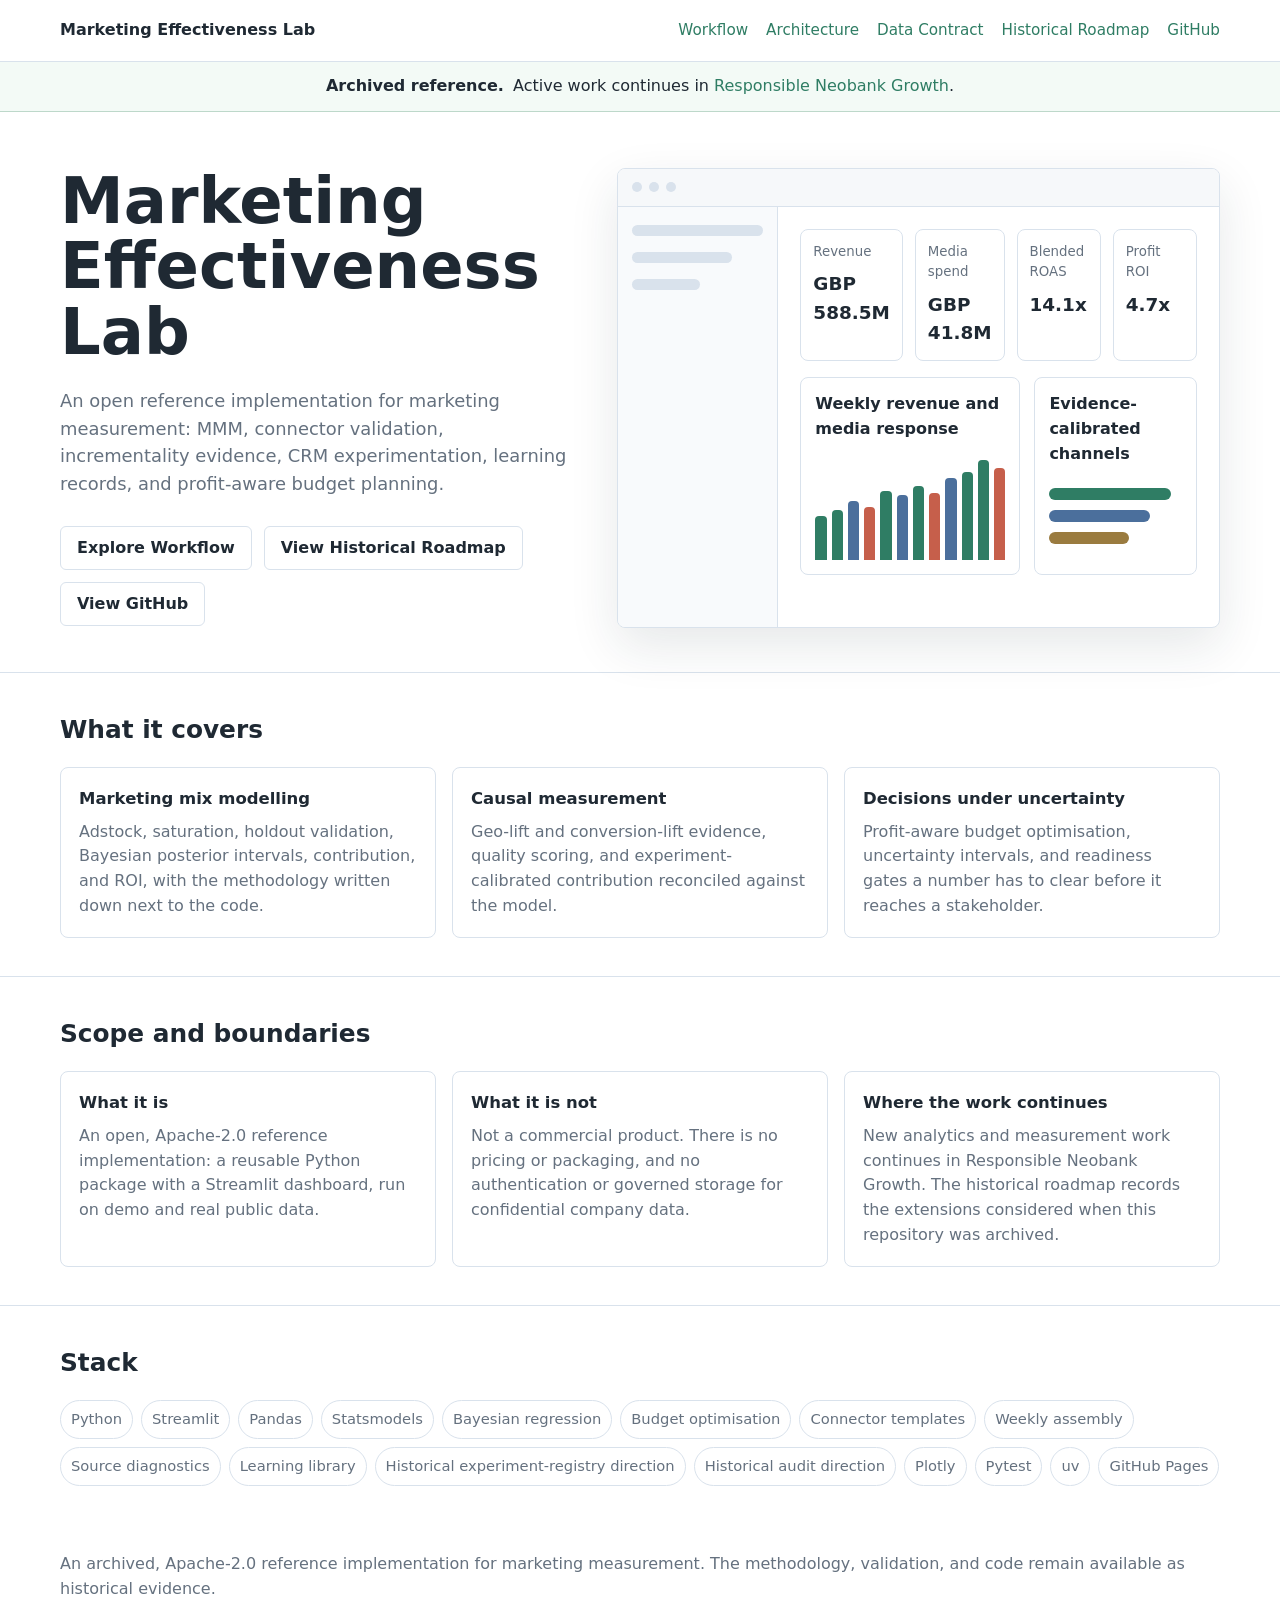
<file: docs/index.html>
<!doctype html>
<html lang="en">
  <head>
    <meta charset="utf-8" />
    <meta name="viewport" content="width=device-width, initial-scale=1" />
    <title>Marketing Effectiveness Lab — archived MMM and measurement reference</title>
    <meta
      name="description"
      content="An archived, Apache-2.0 reference implementation for marketing measurement. Active work continues in Responsible Neobank Growth."
    />
    <link rel="canonical" href="https://rosscyking1115.github.io/marketing-effectiveness-lab/" />
    <meta property="og:type" content="website" />
    <meta property="og:site_name" content="Marketing Effectiveness Lab" />
    <meta property="og:title" content="Marketing Effectiveness Lab — archived MMM and measurement reference" />
    <meta
      property="og:description"
      content="An archived, Apache-2.0 reference implementation for marketing measurement. Active work continues in Responsible Neobank Growth."
    />
    <meta property="og:url" content="https://rosscyking1115.github.io/marketing-effectiveness-lab/" />
    <meta name="twitter:card" content="summary" />
    <meta name="twitter:title" content="Marketing Effectiveness Lab — archived MMM and measurement reference" />
    <meta
      name="twitter:description"
      content="An archived, Apache-2.0 reference implementation for marketing measurement. Active work continues in Responsible Neobank Growth."
    />
    <script type="application/ld+json">
      {
        "@context": "https://schema.org",
        "@graph": [
          {
            "@type": "WebSite",
            "@id": "https://rosscyking1115.github.io/marketing-effectiveness-lab/#website",
            "url": "https://rosscyking1115.github.io/marketing-effectiveness-lab/",
            "name": "Marketing Effectiveness Lab",
            "description": "An archived, Apache-2.0 reference implementation for marketing measurement. Active work continues in Responsible Neobank Growth.",
            "inLanguage": "en"
          },
          {
            "@type": "Organization",
            "name": "Marketing Effectiveness Lab",
            "url": "https://rosscyking1115.github.io/marketing-effectiveness-lab/"
          }
        ]
      }
    </script>
    <style>
      :root {
        --ink: #1f2933;
        --muted: #65717f;
        --line: #d9e2ec;
        --bg: #f6f8fa;
        --green: #2f7d64;
        --blue: #4b6f9c;
        --coral: #c65f4b;
        --gold: #9a7b3f;
        --white: #ffffff;
      }

      * {
        box-sizing: border-box;
      }

      body {
        margin: 0;
        background: var(--white);
        color: var(--ink);
        font-family:
          Inter, ui-sans-serif, system-ui, -apple-system, BlinkMacSystemFont, "Segoe UI", sans-serif;
        line-height: 1.55;
      }

      a {
        color: var(--green);
        text-decoration: none;
      }

      a:hover {
        text-decoration: underline;
      }

      a:focus-visible,
      .button:focus-visible {
        outline: 2px solid var(--green);
        outline-offset: 2px;
        border-radius: 4px;
      }

      .shell {
        width: min(1160px, calc(100% - 40px));
        margin: 0 auto;
      }

      header {
        border-bottom: 1px solid var(--line);
      }

      .archive-banner {
        padding: 12px 20px;
        border-bottom: 1px solid #bdd8ca;
        background: #f3faf6;
        color: var(--ink);
        text-align: center;
      }

      .archive-banner strong {
        margin-right: 4px;
      }

      nav {
        display: flex;
        align-items: center;
        justify-content: space-between;
        gap: 16px;
        padding: 18px 0;
      }

      .brand {
        font-weight: 760;
        letter-spacing: 0;
      }

      .nav-links {
        display: flex;
        gap: 18px;
        flex-wrap: wrap;
        font-size: 0.95rem;
      }

      .hero {
        display: grid;
        grid-template-columns: minmax(0, 0.92fr) minmax(420px, 1.08fr);
        gap: 44px;
        align-items: center;
        padding: 56px 0 44px;
      }

      h1 {
        margin: 0;
        font-size: clamp(2.3rem, 5vw, 4.6rem);
        line-height: 1.02;
        letter-spacing: 0;
      }

      .lead {
        margin: 22px 0 0;
        max-width: 680px;
        color: var(--muted);
        font-size: 1.12rem;
      }

      .actions {
        display: flex;
        flex-wrap: wrap;
        gap: 12px;
        margin-top: 28px;
      }

      .button {
        display: inline-flex;
        align-items: center;
        justify-content: center;
        min-height: 44px;
        padding: 0 16px;
        border: 1px solid var(--line);
        border-radius: 6px;
        font-weight: 700;
      }

      .button.primary {
        background: var(--green);
        border-color: var(--green);
        color: var(--white);
      }

      .button.secondary {
        background: var(--white);
        color: var(--ink);
      }

      .dashboard {
        border: 1px solid var(--line);
        border-radius: 8px;
        overflow: hidden;
        background: var(--white);
        box-shadow: 0 18px 50px rgba(31, 41, 51, 0.11);
      }

      .dashboard-bar {
        display: flex;
        gap: 7px;
        align-items: center;
        height: 38px;
        padding: 0 14px;
        background: var(--bg);
        border-bottom: 1px solid var(--line);
      }

      .dot {
        width: 10px;
        height: 10px;
        border-radius: 999px;
        background: var(--line);
      }

      .dashboard-body {
        display: grid;
        grid-template-columns: 160px minmax(0, 1fr);
        min-height: 420px;
      }

      .sidebar {
        border-right: 1px solid var(--line);
        background: #f8fafc;
        padding: 18px 14px;
      }

      .side-label {
        height: 11px;
        margin-bottom: 16px;
        border-radius: 99px;
        background: var(--line);
      }

      .side-label:nth-child(2) {
        width: 76%;
      }

      .side-label:nth-child(3) {
        width: 52%;
      }

      .main-preview {
        padding: 22px;
      }

      .metric-row {
        display: grid;
        grid-template-columns: repeat(4, 1fr);
        gap: 12px;
      }

      .metric {
        min-height: 76px;
        border: 1px solid var(--line);
        border-radius: 8px;
        padding: 12px;
      }

      .metric small {
        display: block;
        color: var(--muted);
      }

      .metric strong {
        display: block;
        margin-top: 8px;
        font-size: 1.15rem;
      }

      .chart-grid {
        display: grid;
        grid-template-columns: 1.15fr 0.85fr;
        gap: 14px;
        margin-top: 16px;
      }

      .chart {
        min-height: 156px;
        border: 1px solid var(--line);
        border-radius: 8px;
        padding: 14px;
      }

      .bars {
        display: grid;
        align-items: end;
        grid-template-columns: repeat(12, 1fr);
        gap: 5px;
        height: 104px;
        margin-top: 14px;
      }

      .bar {
        border-radius: 4px 4px 0 0;
        background: var(--green);
      }

      .bar:nth-child(3n) {
        background: var(--blue);
      }

      .bar:nth-child(4n) {
        background: var(--coral);
      }

      .lines {
        display: grid;
        gap: 10px;
        margin-top: 22px;
      }

      .line {
        height: 12px;
        border-radius: 99px;
        background: var(--line);
      }

      .line:nth-child(1) {
        width: 92%;
        background: var(--green);
      }

      .line:nth-child(2) {
        width: 76%;
        background: var(--blue);
      }

      .line:nth-child(3) {
        width: 60%;
        background: var(--gold);
      }

      section {
        padding: 38px 0;
        border-top: 1px solid var(--line);
      }

      h2 {
        margin: 0 0 18px;
        font-size: 1.55rem;
      }

      .grid {
        display: grid;
        grid-template-columns: repeat(3, 1fr);
        gap: 16px;
      }

      .card {
        border: 1px solid var(--line);
        border-radius: 8px;
        padding: 18px;
        background: var(--white);
      }

      .card h3 {
        margin: 0 0 8px;
        font-size: 1.03rem;
      }

      .card p {
        margin: 0;
        color: var(--muted);
      }

      .stack {
        display: flex;
        flex-wrap: wrap;
        gap: 8px;
      }

      .pill {
        border: 1px solid var(--line);
        border-radius: 999px;
        padding: 7px 10px;
        color: var(--muted);
        font-size: 0.92rem;
      }

      footer {
        padding: 28px 0 42px;
        color: var(--muted);
      }

      @media (max-width: 900px) {
        .hero {
          grid-template-columns: 1fr;
        }

        .dashboard-body {
          grid-template-columns: 1fr;
        }

        .sidebar {
          display: none;
        }

        .grid,
        .metric-row,
        .chart-grid {
          grid-template-columns: 1fr;
        }
      }
    </style>
  </head>
  <body>
    <header>
      <nav class="shell" aria-label="Main navigation">
        <div class="brand">Marketing Effectiveness Lab</div>
        <div class="nav-links">
          <a href="case-study.html">Workflow</a>
          <a href="architecture.html">Architecture</a>
          <a href="data-contract.html">Data Contract</a>
          <a href="product-roadmap.html">Historical Roadmap</a>
          <a href="https://github.com/rosscyking1115/marketing-effectiveness-lab">GitHub</a>
        </div>
      </nav>
    </header>
    <div class="archive-banner" role="status">
      <strong>Archived reference.</strong>
      Active work continues in
      <a href="https://github.com/rosscyking1115/responsible-neobank-growth">Responsible Neobank Growth</a>.
    </div>

    <main>
      <div class="shell hero">
        <div>
          <h1>Marketing Effectiveness Lab</h1>
          <p class="lead">
            An open reference implementation for marketing measurement: MMM, connector
            validation, incrementality evidence, CRM experimentation, learning records, and
            profit-aware budget planning.
          </p>
          <div class="actions">
            <a class="button secondary" href="case-study.html">Explore Workflow</a>
            <a class="button secondary" href="product-roadmap.html">View Historical Roadmap</a>
            <a class="button secondary" href="https://github.com/rosscyking1115/marketing-effectiveness-lab">
              View GitHub
            </a>
          </div>
        </div>

        <div class="dashboard" aria-hidden="true">
          <div class="dashboard-bar">
            <span class="dot"></span><span class="dot"></span><span class="dot"></span>
          </div>
          <div class="dashboard-body">
            <aside class="sidebar">
              <div class="side-label"></div>
              <div class="side-label"></div>
              <div class="side-label"></div>
            </aside>
            <div class="main-preview">
              <div class="metric-row">
                <div class="metric"><small>Revenue</small><strong>GBP 588.5M</strong></div>
                <div class="metric"><small>Media spend</small><strong>GBP 41.8M</strong></div>
                <div class="metric"><small>Blended ROAS</small><strong>14.1x</strong></div>
                <div class="metric"><small>Profit ROI</small><strong>4.7x</strong></div>
              </div>
              <div class="chart-grid">
                <div class="chart">
                  <strong>Weekly revenue and media response</strong>
                  <div class="bars">
                    <div class="bar" style="height: 42%"></div>
                    <div class="bar" style="height: 48%"></div>
                    <div class="bar" style="height: 56%"></div>
                    <div class="bar" style="height: 51%"></div>
                    <div class="bar" style="height: 66%"></div>
                    <div class="bar" style="height: 62%"></div>
                    <div class="bar" style="height: 71%"></div>
                    <div class="bar" style="height: 64%"></div>
                    <div class="bar" style="height: 78%"></div>
                    <div class="bar" style="height: 84%"></div>
                    <div class="bar" style="height: 96%"></div>
                    <div class="bar" style="height: 88%"></div>
                  </div>
                </div>
                <div class="chart">
                  <strong>Evidence-calibrated channels</strong>
                  <div class="lines">
                    <div class="line"></div>
                    <div class="line"></div>
                    <div class="line"></div>
                  </div>
                </div>
              </div>
            </div>
          </div>
        </div>
      </div>

      <section>
        <div class="shell">
          <h2>What it covers</h2>
          <div class="grid">
            <article class="card">
              <h3>Marketing mix modelling</h3>
              <p>Adstock, saturation, holdout validation, Bayesian posterior intervals, contribution, and ROI, with the methodology written down next to the code.</p>
            </article>
            <article class="card">
              <h3>Causal measurement</h3>
              <p>Geo-lift and conversion-lift evidence, quality scoring, and experiment-calibrated contribution reconciled against the model.</p>
            </article>
            <article class="card">
              <h3>Decisions under uncertainty</h3>
              <p>Profit-aware budget optimisation, uncertainty intervals, and readiness gates a number has to clear before it reaches a stakeholder.</p>
            </article>
          </div>
        </div>
      </section>

      <section>
        <div class="shell">
          <h2>Scope and boundaries</h2>
          <div class="grid">
            <article class="card">
              <h3>What it is</h3>
              <p>An open, Apache-2.0 reference implementation: a reusable Python package with a Streamlit dashboard, run on demo and real public data.</p>
            </article>
            <article class="card">
              <h3>What it is not</h3>
              <p>Not a commercial product. There is no pricing or packaging, and no authentication or governed storage for confidential company data.</p>
            </article>
            <article class="card">
              <h3>Where the work continues</h3>
              <p>New analytics and measurement work continues in Responsible Neobank Growth. The historical roadmap records the extensions considered when this repository was archived.</p>
            </article>
          </div>
        </div>
      </section>

      <section>
        <div class="shell">
          <h2>Stack</h2>
          <div class="stack">
            <span class="pill">Python</span>
            <span class="pill">Streamlit</span>
            <span class="pill">Pandas</span>
            <span class="pill">Statsmodels</span>
            <span class="pill">Bayesian regression</span>
            <span class="pill">Budget optimisation</span>
            <span class="pill">Connector templates</span>
            <span class="pill">Weekly assembly</span>
            <span class="pill">Source diagnostics</span>
            <span class="pill">Learning library</span>
            <span class="pill">Historical experiment-registry direction</span>
            <span class="pill">Historical audit direction</span>
            <span class="pill">Plotly</span>
            <span class="pill">Pytest</span>
            <span class="pill">uv</span>
            <span class="pill">GitHub Pages</span>
          </div>
        </div>
      </section>
    </main>

    <footer>
      <div class="shell">
        An archived, Apache-2.0 reference implementation for marketing measurement. The methodology,
        validation, and code remain available as historical evidence.
      </div>
    </footer>
  </body>
</html>
</file>
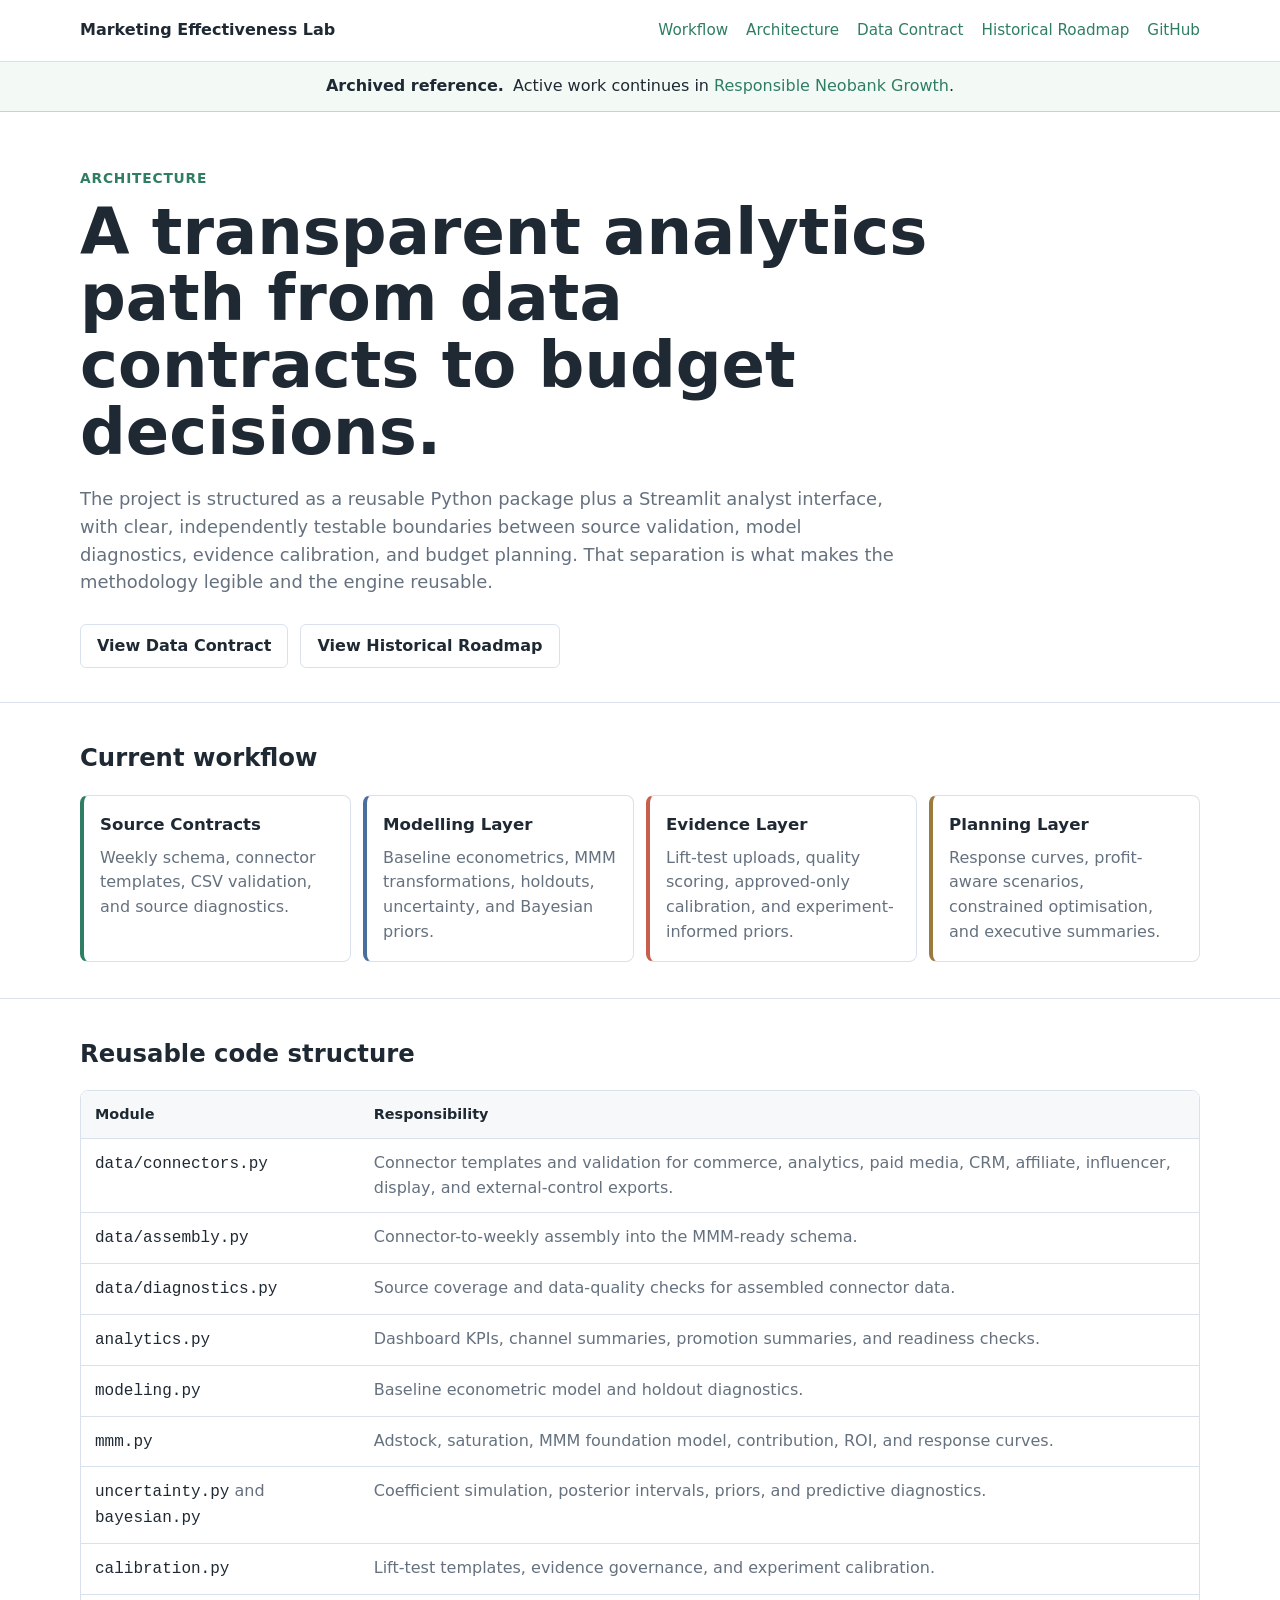
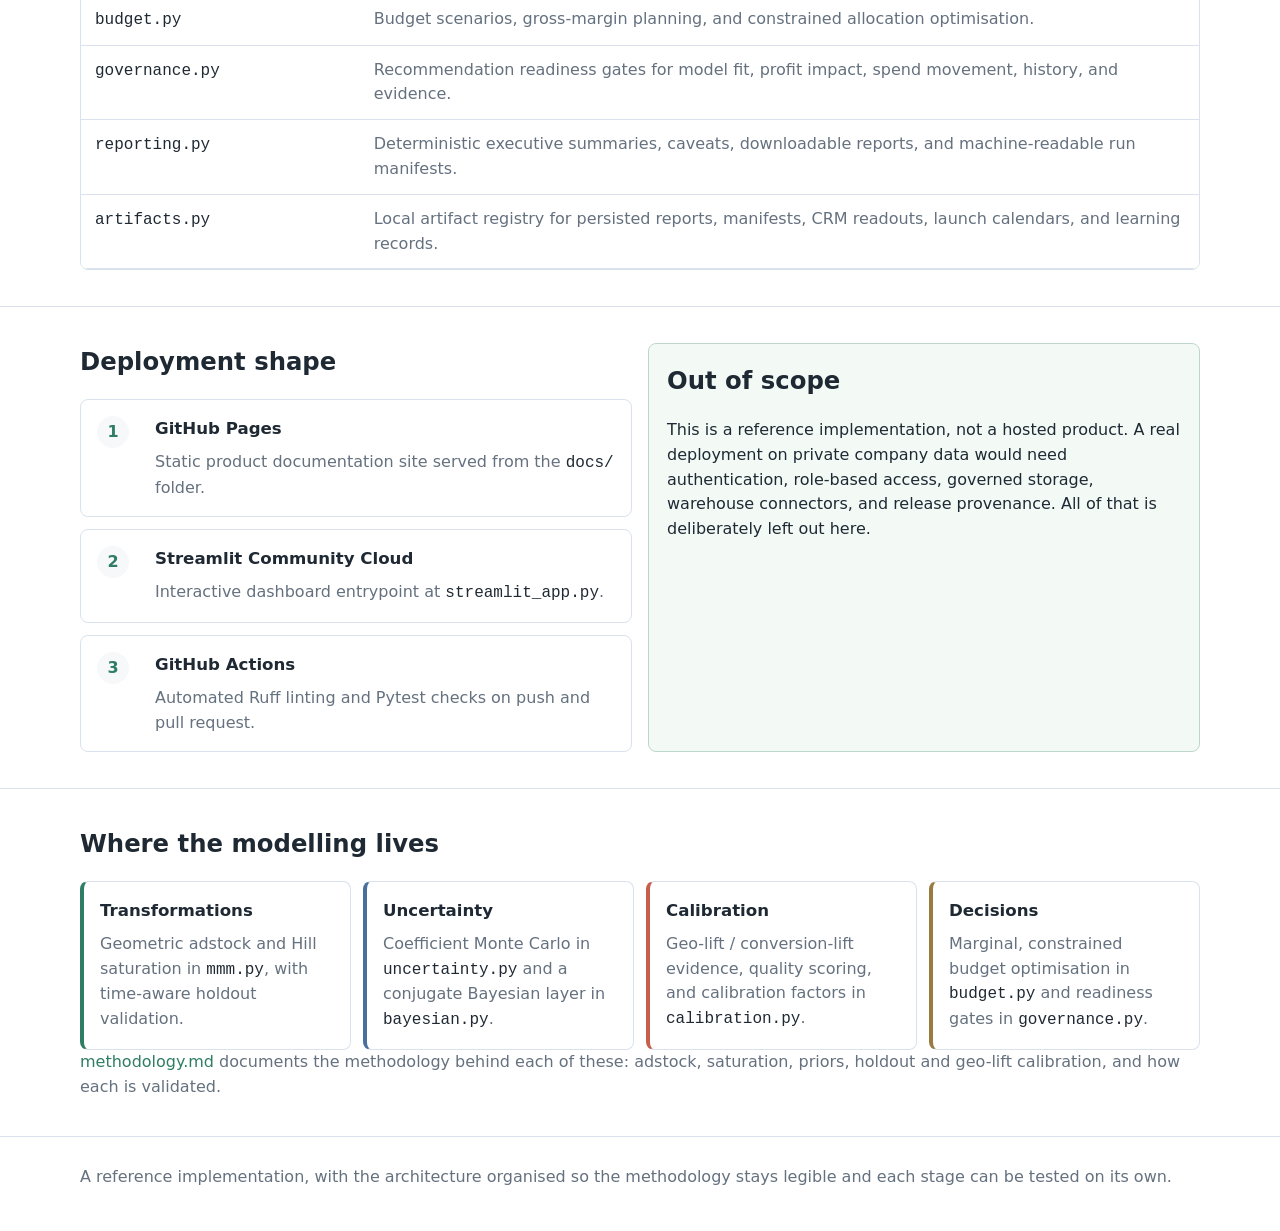
<file: docs/architecture.html>
<!doctype html>
<html lang="en">
  <head>
    <meta charset="utf-8" />
    <meta name="viewport" content="width=device-width, initial-scale=1" />
    <title>Architecture | Marketing Effectiveness Lab</title>
    <meta
      name="description"
      content="Architecture overview for Marketing Effectiveness Lab, an open reference implementation for marketing measurement."
    />
    <link
      rel="canonical"
      href="https://rosscyking1115.github.io/marketing-effectiveness-lab/architecture.html"
    />
    <meta property="og:type" content="article" />
    <meta property="og:site_name" content="Marketing Effectiveness Lab" />
    <meta property="og:title" content="Architecture | Marketing Effectiveness Lab" />
    <meta
      property="og:description"
      content="Architecture overview for Marketing Effectiveness Lab, an open reference implementation for marketing measurement."
    />
    <meta
      property="og:url"
      content="https://rosscyking1115.github.io/marketing-effectiveness-lab/architecture.html"
    />
    <meta name="twitter:card" content="summary" />
    <meta name="twitter:title" content="Architecture | Marketing Effectiveness Lab" />
    <meta
      name="twitter:description"
      content="Architecture overview for Marketing Effectiveness Lab, an open reference implementation for marketing measurement."
    />
    <link rel="stylesheet" href="assets/site-pages.css" />
  </head>
  <body>
    <header>
      <nav class="shell" aria-label="Main navigation">
        <a class="brand" href="index.html">Marketing Effectiveness Lab</a>
        <div class="nav-links">
          <a href="case-study.html">Workflow</a>
          <a href="architecture.html">Architecture</a>
          <a href="data-contract.html">Data Contract</a>
          <a href="product-roadmap.html">Historical Roadmap</a>
          <a href="https://github.com/rosscyking1115/marketing-effectiveness-lab">GitHub</a>
        </div>
      </nav>
    </header>
    <div class="archive-banner" role="status">
      <strong>Archived reference.</strong>
      Active work continues in
      <a href="https://github.com/rosscyking1115/responsible-neobank-growth">Responsible Neobank Growth</a>.
    </div>

    <main>
      <div class="shell page-hero">
        <div class="eyebrow">Architecture</div>
        <h1>A transparent analytics path from data contracts to budget decisions.</h1>
        <p class="lead">
          The project is structured as a reusable Python package plus a Streamlit analyst interface,
          with clear, independently testable boundaries between source validation, model diagnostics,
          evidence calibration, and budget planning. That separation is what makes the methodology
          legible and the engine reusable.
        </p>
        <div class="actions">
          <a class="button" href="data-contract.html">View Data Contract</a>
          <a class="button" href="product-roadmap.html">View Historical Roadmap</a>
        </div>
      </div>

      <section>
        <div class="shell">
          <h2>Current workflow</h2>
          <div class="flow">
            <div class="flow-card">
              <h3>Source Contracts</h3>
              <p class="muted">Weekly schema, connector templates, CSV validation, and source diagnostics.</p>
            </div>
            <div class="flow-card blue">
              <h3>Modelling Layer</h3>
              <p class="muted">Baseline econometrics, MMM transformations, holdouts, uncertainty, and Bayesian priors.</p>
            </div>
            <div class="flow-card coral">
              <h3>Evidence Layer</h3>
              <p class="muted">Lift-test uploads, quality scoring, approved-only calibration, and experiment-informed priors.</p>
            </div>
            <div class="flow-card gold">
              <h3>Planning Layer</h3>
              <p class="muted">Response curves, profit-aware scenarios, constrained optimisation, and executive summaries.</p>
            </div>
          </div>
        </div>
      </section>

      <section>
        <div class="shell">
          <h2>Reusable code structure</h2>
          <div class="table-wrap">
            <table>
              <thead>
                <tr>
                  <th>Module</th>
                  <th>Responsibility</th>
                </tr>
              </thead>
              <tbody>
                <tr>
                  <td><code>data/connectors.py</code></td>
                  <td>Connector templates and validation for commerce, analytics, paid media, CRM, affiliate, influencer, display, and external-control exports.</td>
                </tr>
                <tr>
                  <td><code>data/assembly.py</code></td>
                  <td>Connector-to-weekly assembly into the MMM-ready schema.</td>
                </tr>
                <tr>
                  <td><code>data/diagnostics.py</code></td>
                  <td>Source coverage and data-quality checks for assembled connector data.</td>
                </tr>
                <tr>
                  <td><code>analytics.py</code></td>
                  <td>Dashboard KPIs, channel summaries, promotion summaries, and readiness checks.</td>
                </tr>
                <tr>
                  <td><code>modeling.py</code></td>
                  <td>Baseline econometric model and holdout diagnostics.</td>
                </tr>
                <tr>
                  <td><code>mmm.py</code></td>
                  <td>Adstock, saturation, MMM foundation model, contribution, ROI, and response curves.</td>
                </tr>
                <tr>
                  <td><code>uncertainty.py</code> and <code>bayesian.py</code></td>
                  <td>Coefficient simulation, posterior intervals, priors, and predictive diagnostics.</td>
                </tr>
                <tr>
                  <td><code>calibration.py</code></td>
                  <td>Lift-test templates, evidence governance, and experiment calibration.</td>
                </tr>
                <tr>
                  <td><code>budget.py</code></td>
                  <td>Budget scenarios, gross-margin planning, and constrained allocation optimisation.</td>
                </tr>
                <tr>
                  <td><code>governance.py</code></td>
                  <td>Recommendation readiness gates for model fit, profit impact, spend movement, history, and evidence.</td>
                </tr>
                <tr>
                  <td><code>reporting.py</code></td>
                  <td>Deterministic executive summaries, caveats, downloadable reports, and machine-readable run manifests.</td>
                </tr>
                <tr>
                  <td><code>artifacts.py</code></td>
                  <td>Local artifact registry for persisted reports, manifests, CRM readouts, launch calendars, and learning records.</td>
                </tr>
              </tbody>
            </table>
          </div>
        </div>
      </section>

      <section>
        <div class="shell grid two">
          <div>
            <h2>Deployment shape</h2>
            <div class="timeline">
              <div class="step">
                <div>
                  <h3>GitHub Pages</h3>
                  <p class="muted">Static product documentation site served from the <code>docs/</code> folder.</p>
                </div>
              </div>
              <div class="step">
                <div>
                  <h3>Streamlit Community Cloud</h3>
                  <p class="muted">Interactive dashboard entrypoint at <code>streamlit_app.py</code>.</p>
                </div>
              </div>
              <div class="step">
                <div>
                  <h3>GitHub Actions</h3>
                  <p class="muted">Automated Ruff linting and Pytest checks on push and pull request.</p>
                </div>
              </div>
            </div>
          </div>
          <div class="callout">
            <h2>Out of scope</h2>
            <p>
              This is a reference implementation, not a hosted product. A real deployment on
              private company data would need authentication, role-based access, governed storage,
              warehouse connectors, and release provenance. All of that is deliberately left out
              here.
            </p>
          </div>
        </div>
      </section>

      <section>
        <div class="shell">
          <h2>Where the modelling lives</h2>
          <div class="flow">
            <div class="flow-card">
              <h3>Transformations</h3>
              <p class="muted">Geometric adstock and Hill saturation in <code>mmm.py</code>, with time-aware holdout validation.</p>
            </div>
            <div class="flow-card blue">
              <h3>Uncertainty</h3>
              <p class="muted">Coefficient Monte Carlo in <code>uncertainty.py</code> and a conjugate Bayesian layer in <code>bayesian.py</code>.</p>
            </div>
            <div class="flow-card coral">
              <h3>Calibration</h3>
              <p class="muted">Geo-lift / conversion-lift evidence, quality scoring, and calibration factors in <code>calibration.py</code>.</p>
            </div>
            <div class="flow-card gold">
              <h3>Decisions</h3>
              <p class="muted">Marginal, constrained budget optimisation in <code>budget.py</code> and readiness gates in <code>governance.py</code>.</p>
            </div>
          </div>
          <p class="muted">
            <a href="https://github.com/rosscyking1115/marketing-effectiveness-lab/blob/main/docs/methodology.md">methodology.md</a>
            documents the methodology behind each of these: adstock, saturation, priors, holdout
            and geo-lift calibration, and how each is validated.
          </p>
        </div>
      </section>
    </main>

    <footer>
      <div class="shell">A reference implementation, with the architecture organised so the methodology stays legible and each stage can be tested on its own.</div>
    </footer>
  </body>
</html>
</file>
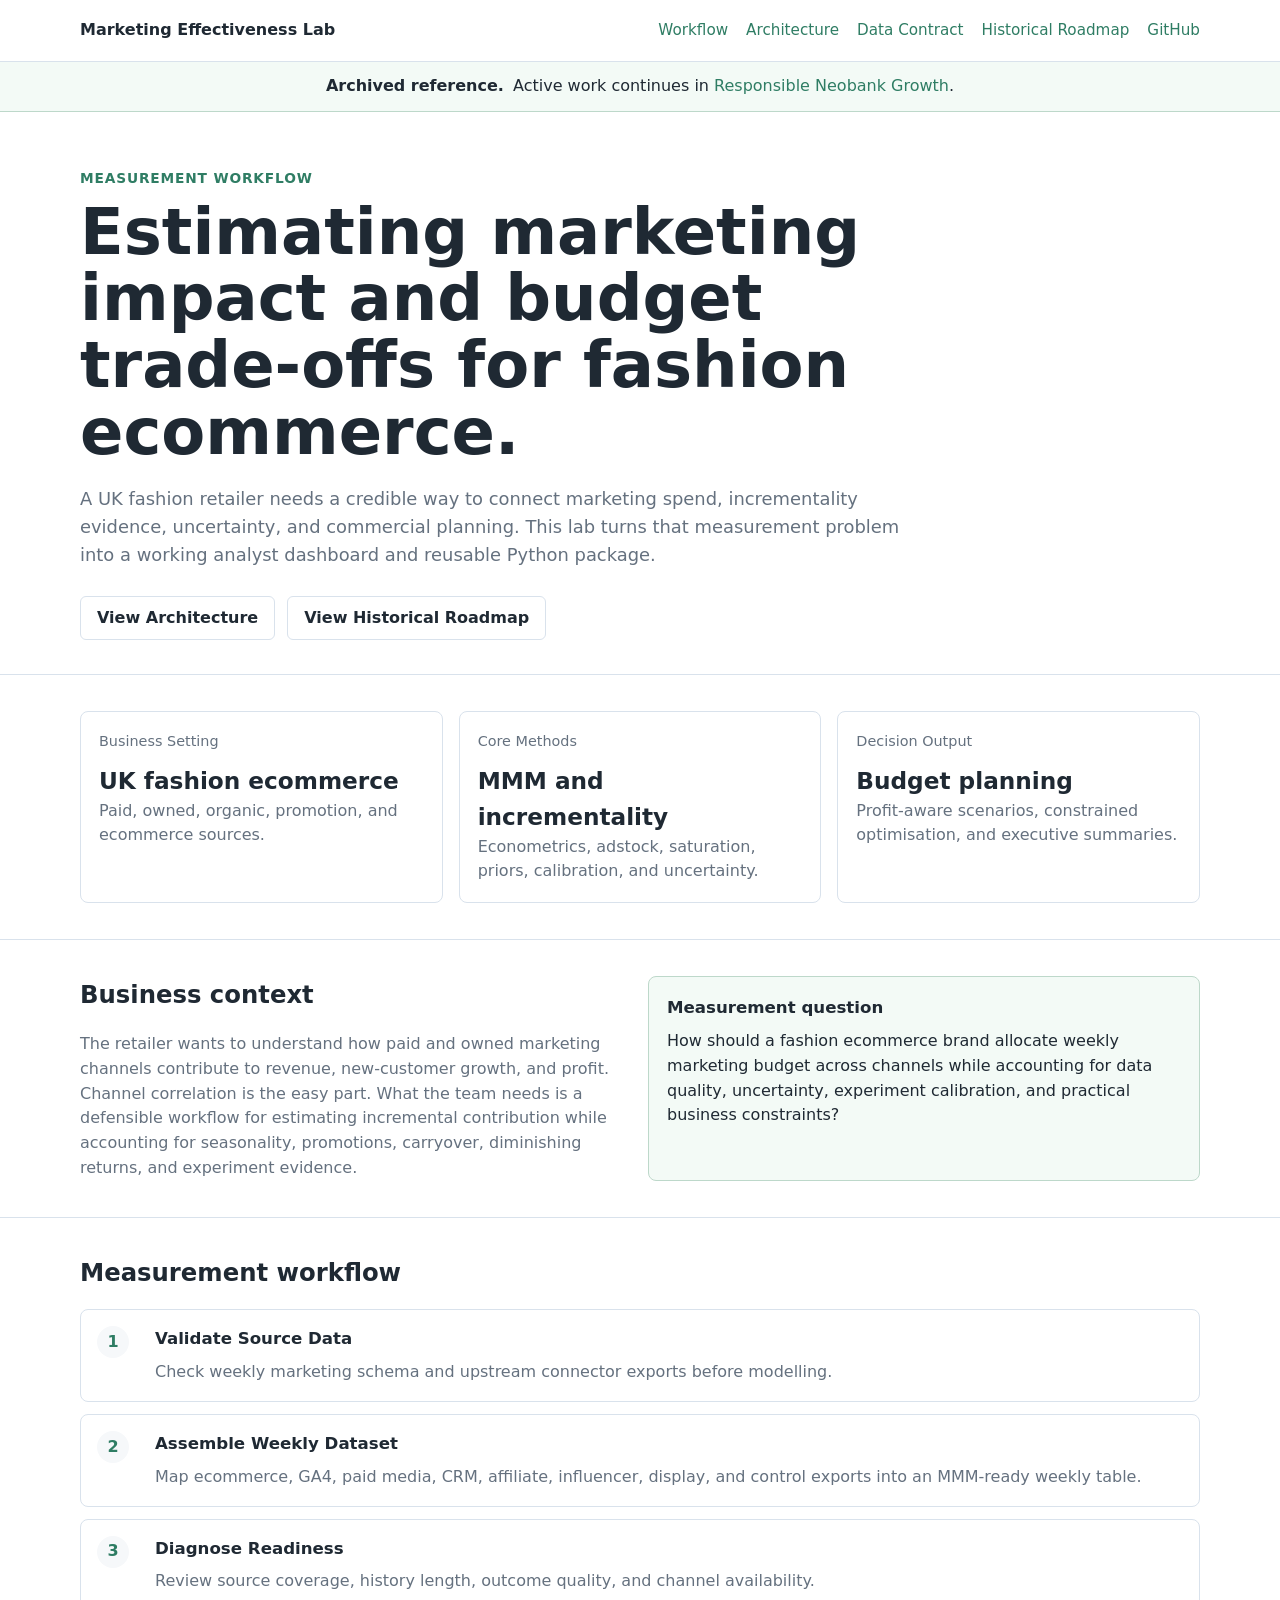
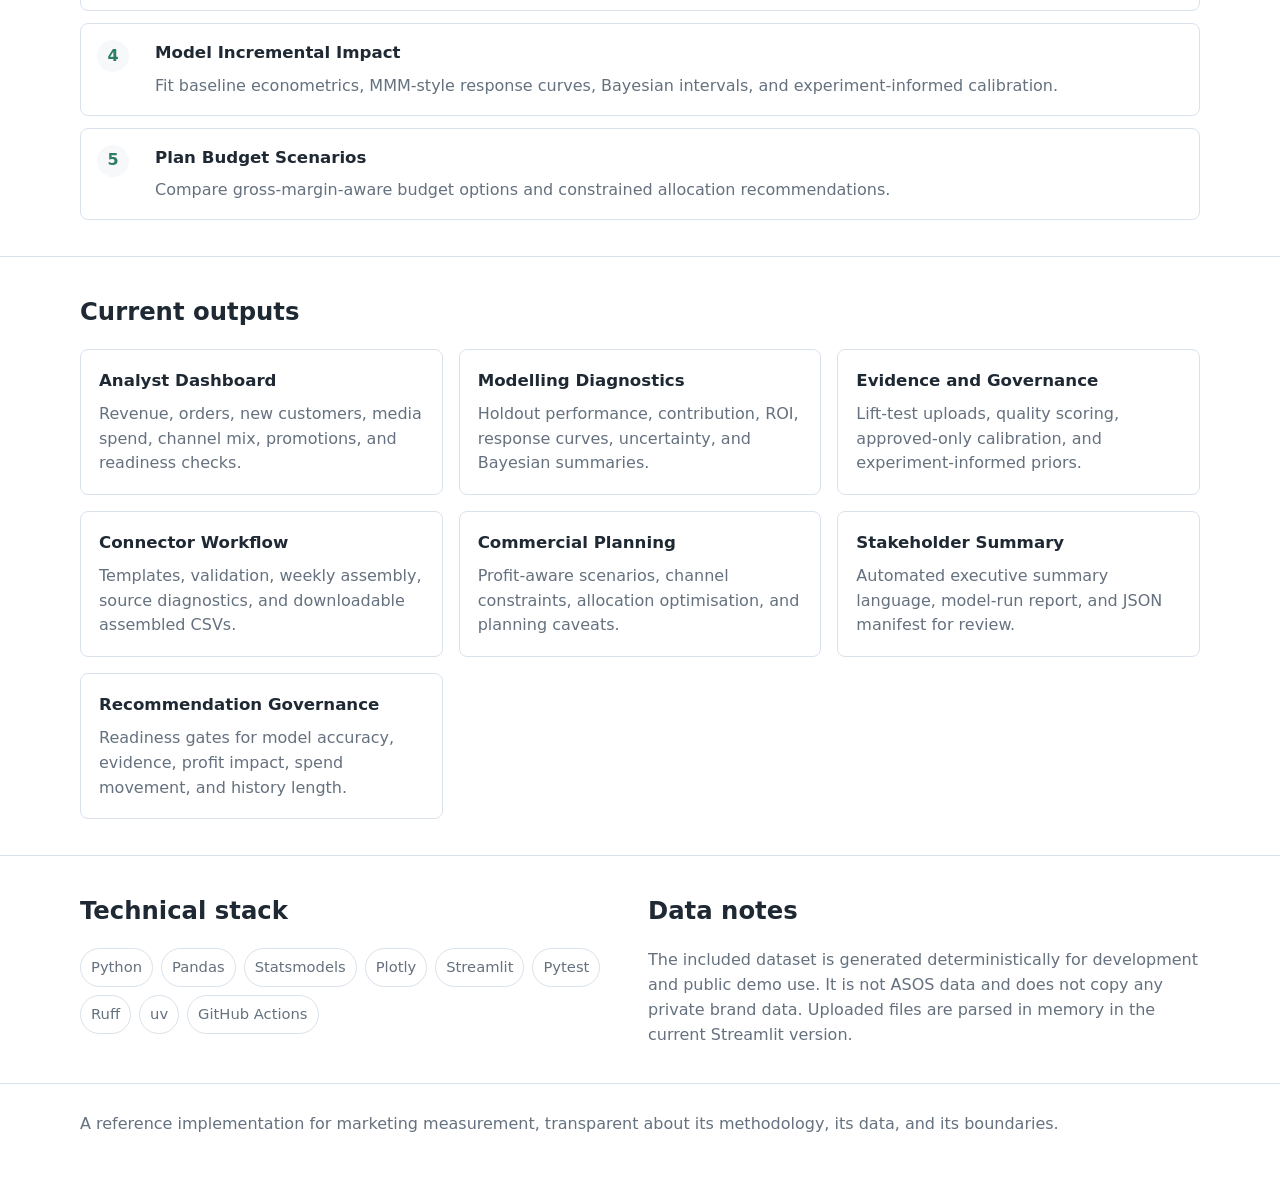
<file: docs/case-study.html>
<!doctype html>
<html lang="en">
  <head>
    <meta charset="utf-8" />
    <meta name="viewport" content="width=device-width, initial-scale=1" />
    <title>Case Study | Marketing Effectiveness Lab</title>
    <meta
      name="description"
      content="Measurement workflow for an open marketing-effectiveness and MMM reference implementation in UK fashion ecommerce."
    />
    <link
      rel="canonical"
      href="https://rosscyking1115.github.io/marketing-effectiveness-lab/case-study.html"
    />
    <meta property="og:type" content="article" />
    <meta property="og:site_name" content="Marketing Effectiveness Lab" />
    <meta property="og:title" content="Case Study | Marketing Effectiveness Lab" />
    <meta
      property="og:description"
      content="Measurement workflow for an open marketing-effectiveness and MMM reference implementation in UK fashion ecommerce."
    />
    <meta
      property="og:url"
      content="https://rosscyking1115.github.io/marketing-effectiveness-lab/case-study.html"
    />
    <meta name="twitter:card" content="summary" />
    <meta name="twitter:title" content="Case Study | Marketing Effectiveness Lab" />
    <meta
      name="twitter:description"
      content="Measurement workflow for an open marketing-effectiveness and MMM reference implementation in UK fashion ecommerce."
    />
    <link rel="stylesheet" href="assets/site-pages.css" />
  </head>
  <body>
    <header>
      <nav class="shell" aria-label="Main navigation">
        <a class="brand" href="index.html">Marketing Effectiveness Lab</a>
        <div class="nav-links">
          <a href="case-study.html">Workflow</a>
          <a href="architecture.html">Architecture</a>
          <a href="data-contract.html">Data Contract</a>
          <a href="product-roadmap.html">Historical Roadmap</a>
          <a href="https://github.com/rosscyking1115/marketing-effectiveness-lab">GitHub</a>
        </div>
      </nav>
    </header>
    <div class="archive-banner" role="status">
      <strong>Archived reference.</strong>
      Active work continues in
      <a href="https://github.com/rosscyking1115/responsible-neobank-growth">Responsible Neobank Growth</a>.
    </div>

    <main>
      <div class="shell page-hero">
        <div class="eyebrow">Measurement workflow</div>
        <h1>Estimating marketing impact and budget trade-offs for fashion ecommerce.</h1>
        <p class="lead">
          A UK fashion retailer needs a credible way to connect marketing spend, incrementality
          evidence, uncertainty, and commercial planning. This lab turns that measurement problem
          into a working analyst dashboard and reusable Python package.
        </p>
        <div class="actions">
          <a class="button" href="architecture.html">View Architecture</a>
          <a class="button" href="product-roadmap.html">View Historical Roadmap</a>
        </div>
      </div>

      <section>
        <div class="shell grid">
          <article class="card metric">
            <small>Business Setting</small>
            <strong>UK fashion ecommerce</strong>
            <p>Paid, owned, organic, promotion, and ecommerce sources.</p>
          </article>
          <article class="card metric">
            <small>Core Methods</small>
            <strong>MMM and incrementality</strong>
            <p>Econometrics, adstock, saturation, priors, calibration, and uncertainty.</p>
          </article>
          <article class="card metric">
            <small>Decision Output</small>
            <strong>Budget planning</strong>
            <p>Profit-aware scenarios, constrained optimisation, and executive summaries.</p>
          </article>
        </div>
      </section>

      <section>
        <div class="shell grid two">
          <div>
            <h2>Business context</h2>
            <p class="muted">
              The retailer wants to understand how paid and owned marketing channels contribute to
              revenue, new-customer growth, and profit. Channel correlation is the easy part. What
              the team needs is a defensible workflow for estimating incremental contribution while
              accounting for seasonality, promotions, carryover, diminishing returns, and
              experiment evidence.
            </p>
          </div>
          <div class="callout">
            <h3>Measurement question</h3>
            <p>
              How should a fashion ecommerce brand allocate weekly marketing budget across channels
              while accounting for data quality, uncertainty, experiment calibration, and practical
              business constraints?
            </p>
          </div>
        </div>
      </section>

      <section>
        <div class="shell">
          <h2>Measurement workflow</h2>
          <div class="timeline">
            <div class="step">
              <div>
                <h3>Validate Source Data</h3>
                <p class="muted">
                  Check weekly marketing schema and upstream connector exports before modelling.
                </p>
              </div>
            </div>
            <div class="step">
              <div>
                <h3>Assemble Weekly Dataset</h3>
                <p class="muted">
                  Map ecommerce, GA4, paid media, CRM, affiliate, influencer, display, and control exports into an MMM-ready weekly table.
                </p>
              </div>
            </div>
            <div class="step">
              <div>
                <h3>Diagnose Readiness</h3>
                <p class="muted">
                  Review source coverage, history length, outcome quality, and channel availability.
                </p>
              </div>
            </div>
            <div class="step">
              <div>
                <h3>Model Incremental Impact</h3>
                <p class="muted">
                  Fit baseline econometrics, MMM-style response curves, Bayesian intervals, and
                  experiment-informed calibration.
                </p>
              </div>
            </div>
            <div class="step">
              <div>
                <h3>Plan Budget Scenarios</h3>
                <p class="muted">
                  Compare gross-margin-aware budget options and constrained allocation recommendations.
                </p>
              </div>
            </div>
          </div>
        </div>
      </section>

      <section>
        <div class="shell">
          <h2>Current outputs</h2>
          <div class="grid">
            <article class="card">
              <h3>Analyst Dashboard</h3>
              <p>Revenue, orders, new customers, media spend, channel mix, promotions, and readiness checks.</p>
            </article>
            <article class="card">
              <h3>Modelling Diagnostics</h3>
              <p>Holdout performance, contribution, ROI, response curves, uncertainty, and Bayesian summaries.</p>
            </article>
            <article class="card">
              <h3>Evidence and Governance</h3>
              <p>Lift-test uploads, quality scoring, approved-only calibration, and experiment-informed priors.</p>
            </article>
            <article class="card">
              <h3>Connector Workflow</h3>
              <p>Templates, validation, weekly assembly, source diagnostics, and downloadable assembled CSVs.</p>
            </article>
            <article class="card">
              <h3>Commercial Planning</h3>
              <p>Profit-aware scenarios, channel constraints, allocation optimisation, and planning caveats.</p>
            </article>
            <article class="card">
              <h3>Stakeholder Summary</h3>
              <p>Automated executive summary language, model-run report, and JSON manifest for review.</p>
            </article>
            <article class="card">
              <h3>Recommendation Governance</h3>
              <p>Readiness gates for model accuracy, evidence, profit impact, spend movement, and history length.</p>
            </article>
          </div>
        </div>
      </section>

      <section>
        <div class="shell grid two">
          <div>
            <h2>Technical stack</h2>
            <div class="pill-row">
              <span class="pill">Python</span>
              <span class="pill">Pandas</span>
              <span class="pill">Statsmodels</span>
              <span class="pill">Plotly</span>
              <span class="pill">Streamlit</span>
              <span class="pill">Pytest</span>
              <span class="pill">Ruff</span>
              <span class="pill">uv</span>
              <span class="pill">GitHub Actions</span>
            </div>
          </div>
          <div>
            <h2>Data notes</h2>
            <p class="muted">
              The included dataset is generated deterministically for development and public
              demo use. It is not ASOS data and does not copy any private brand data. Uploaded files
              are parsed in memory in the current Streamlit version.
            </p>
          </div>
        </div>
      </section>
    </main>

    <footer>
      <div class="shell">A reference implementation for marketing measurement, transparent about its methodology, its data, and its boundaries.</div>
    </footer>
  </body>
</html>
</file>
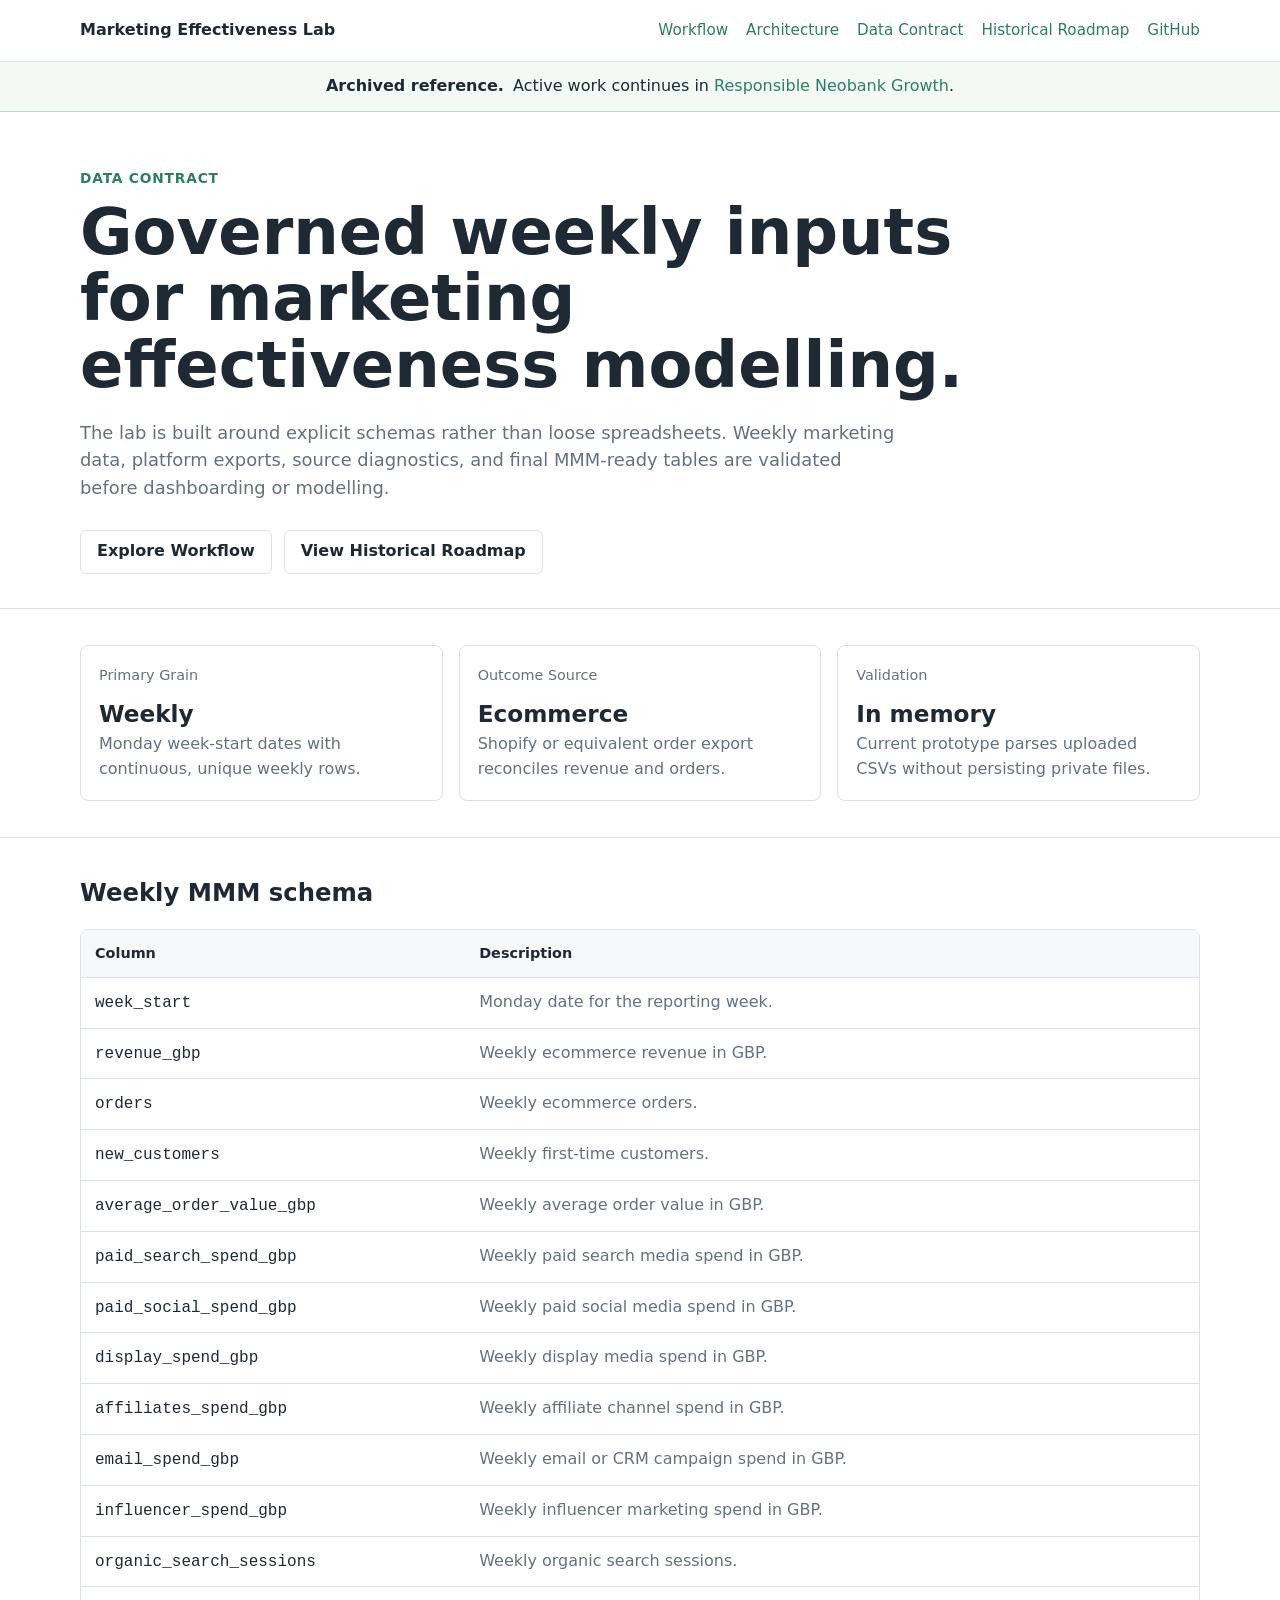
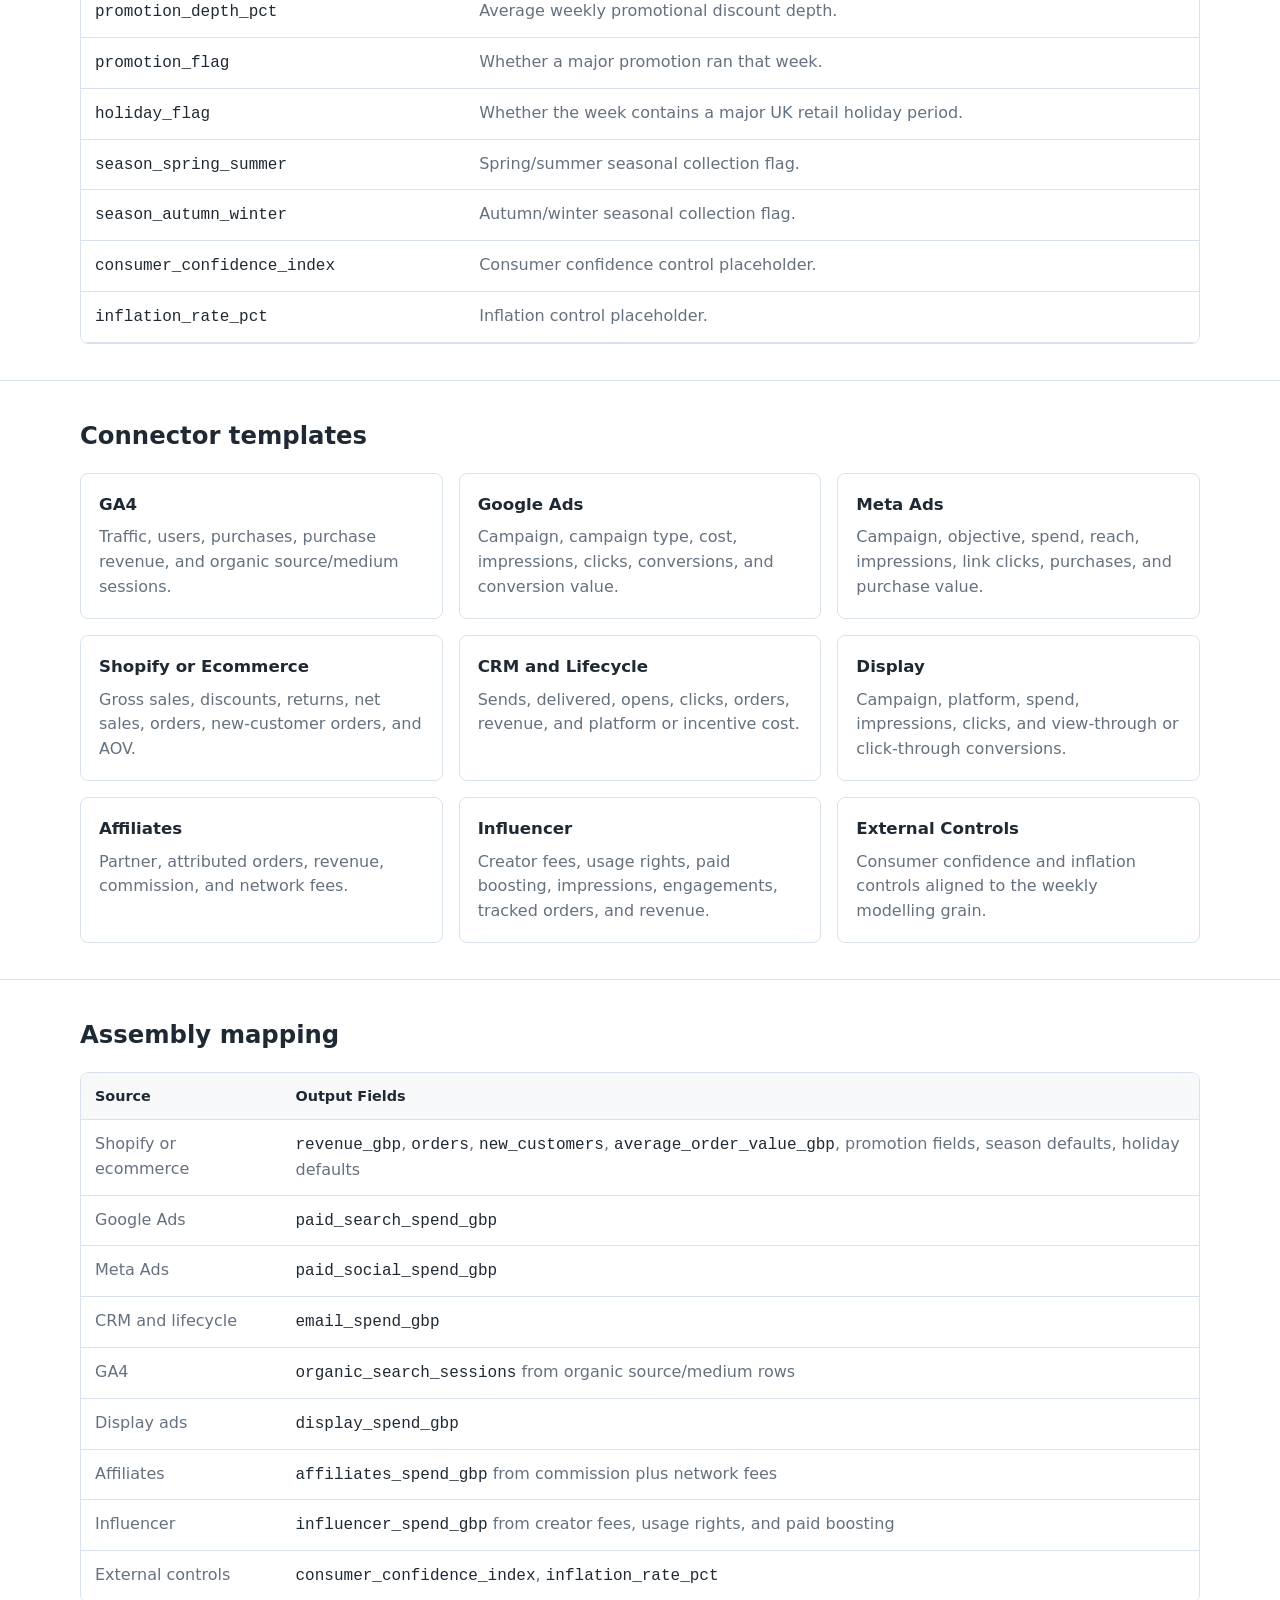
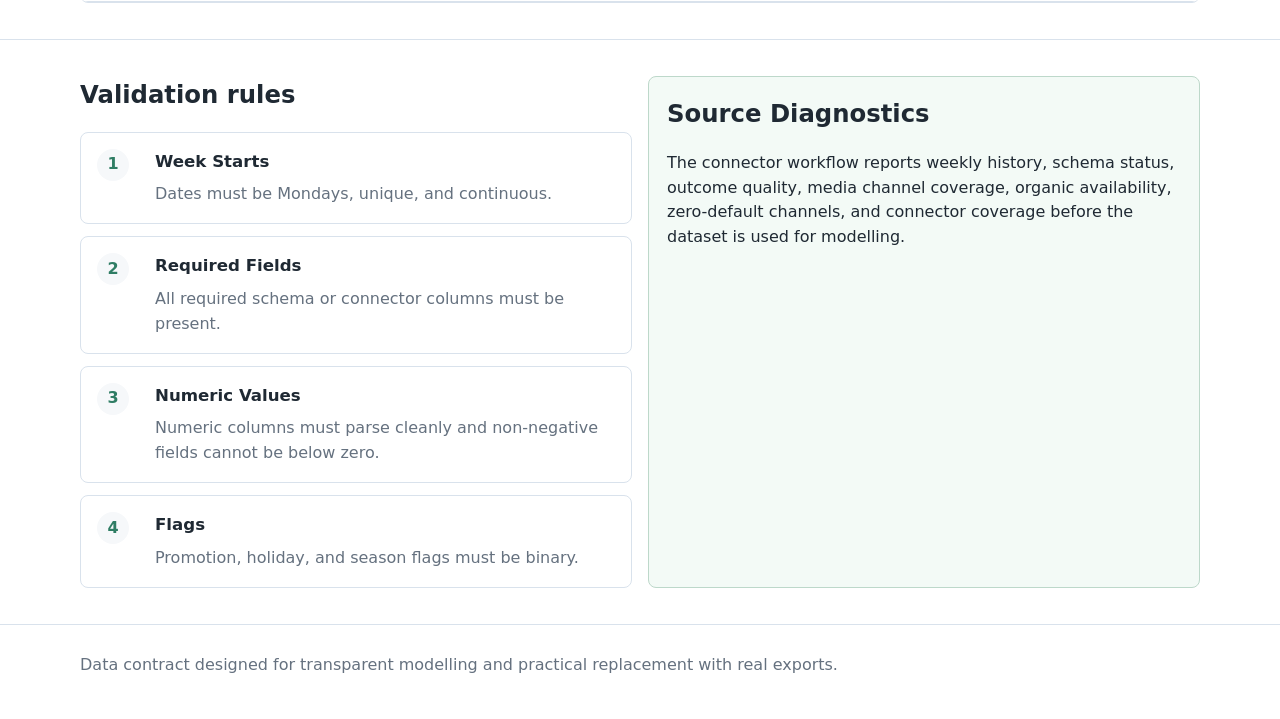
<file: docs/data-contract.html>
<!doctype html>
<html lang="en">
  <head>
    <meta charset="utf-8" />
    <meta name="viewport" content="width=device-width, initial-scale=1" />
    <title>Data Contract | Marketing Effectiveness Lab</title>
    <meta
      name="description"
      content="Data contract, connector templates, and validation rules for the Marketing Effectiveness Lab."
    />
    <link
      rel="canonical"
      href="https://rosscyking1115.github.io/marketing-effectiveness-lab/data-contract.html"
    />
    <meta property="og:type" content="article" />
    <meta property="og:site_name" content="Marketing Effectiveness Lab" />
    <meta property="og:title" content="Data Contract | Marketing Effectiveness Lab" />
    <meta
      property="og:description"
      content="Data contract, connector templates, and validation rules for the Marketing Effectiveness Lab."
    />
    <meta
      property="og:url"
      content="https://rosscyking1115.github.io/marketing-effectiveness-lab/data-contract.html"
    />
    <meta name="twitter:card" content="summary" />
    <meta name="twitter:title" content="Data Contract | Marketing Effectiveness Lab" />
    <meta
      name="twitter:description"
      content="Data contract, connector templates, and validation rules for the Marketing Effectiveness Lab."
    />
    <link rel="stylesheet" href="assets/site-pages.css" />
  </head>
  <body>
    <header>
      <nav class="shell" aria-label="Main navigation">
        <a class="brand" href="index.html">Marketing Effectiveness Lab</a>
        <div class="nav-links">
          <a href="case-study.html">Workflow</a>
          <a href="architecture.html">Architecture</a>
          <a href="data-contract.html">Data Contract</a>
          <a href="product-roadmap.html">Historical Roadmap</a>
          <a href="https://github.com/rosscyking1115/marketing-effectiveness-lab">GitHub</a>
        </div>
      </nav>
    </header>
    <div class="archive-banner" role="status">
      <strong>Archived reference.</strong>
      Active work continues in
      <a href="https://github.com/rosscyking1115/responsible-neobank-growth">Responsible Neobank Growth</a>.
    </div>

    <main>
      <div class="shell page-hero">
        <div class="eyebrow">Data Contract</div>
        <h1>Governed weekly inputs for marketing effectiveness modelling.</h1>
        <p class="lead">
          The lab is built around explicit schemas rather than loose spreadsheets. Weekly marketing
          data, platform exports, source diagnostics, and final MMM-ready tables are validated before
          dashboarding or modelling.
        </p>
        <div class="actions">
          <a class="button" href="case-study.html">Explore Workflow</a>
          <a class="button" href="product-roadmap.html">View Historical Roadmap</a>
        </div>
      </div>

      <section>
        <div class="shell grid">
          <article class="card metric">
            <small>Primary Grain</small>
            <strong>Weekly</strong>
            <p>Monday week-start dates with continuous, unique weekly rows.</p>
          </article>
          <article class="card metric">
            <small>Outcome Source</small>
            <strong>Ecommerce</strong>
            <p>Shopify or equivalent order export reconciles revenue and orders.</p>
          </article>
          <article class="card metric">
            <small>Validation</small>
            <strong>In memory</strong>
            <p>Current prototype parses uploaded CSVs without persisting private files.</p>
          </article>
        </div>
      </section>

      <section>
        <div class="shell">
          <h2>Weekly MMM schema</h2>
          <div class="table-wrap">
            <table>
              <thead>
                <tr>
                  <th>Column</th>
                  <th>Description</th>
                </tr>
              </thead>
              <tbody>
                <tr><td><code>week_start</code></td><td>Monday date for the reporting week.</td></tr>
                <tr><td><code>revenue_gbp</code></td><td>Weekly ecommerce revenue in GBP.</td></tr>
                <tr><td><code>orders</code></td><td>Weekly ecommerce orders.</td></tr>
                <tr><td><code>new_customers</code></td><td>Weekly first-time customers.</td></tr>
                <tr><td><code>average_order_value_gbp</code></td><td>Weekly average order value in GBP.</td></tr>
                <tr><td><code>paid_search_spend_gbp</code></td><td>Weekly paid search media spend in GBP.</td></tr>
                <tr><td><code>paid_social_spend_gbp</code></td><td>Weekly paid social media spend in GBP.</td></tr>
                <tr><td><code>display_spend_gbp</code></td><td>Weekly display media spend in GBP.</td></tr>
                <tr><td><code>affiliates_spend_gbp</code></td><td>Weekly affiliate channel spend in GBP.</td></tr>
                <tr><td><code>email_spend_gbp</code></td><td>Weekly email or CRM campaign spend in GBP.</td></tr>
                <tr><td><code>influencer_spend_gbp</code></td><td>Weekly influencer marketing spend in GBP.</td></tr>
                <tr><td><code>organic_search_sessions</code></td><td>Weekly organic search sessions.</td></tr>
                <tr><td><code>promotion_depth_pct</code></td><td>Average weekly promotional discount depth.</td></tr>
                <tr><td><code>promotion_flag</code></td><td>Whether a major promotion ran that week.</td></tr>
                <tr><td><code>holiday_flag</code></td><td>Whether the week contains a major UK retail holiday period.</td></tr>
                <tr><td><code>season_spring_summer</code></td><td>Spring/summer seasonal collection flag.</td></tr>
                <tr><td><code>season_autumn_winter</code></td><td>Autumn/winter seasonal collection flag.</td></tr>
                <tr><td><code>consumer_confidence_index</code></td><td>Consumer confidence control placeholder.</td></tr>
                <tr><td><code>inflation_rate_pct</code></td><td>Inflation control placeholder.</td></tr>
              </tbody>
            </table>
          </div>
        </div>
      </section>

      <section>
        <div class="shell">
          <h2>Connector templates</h2>
          <div class="grid">
            <article class="card">
              <h3>GA4</h3>
              <p>Traffic, users, purchases, purchase revenue, and organic source/medium sessions.</p>
            </article>
            <article class="card">
              <h3>Google Ads</h3>
              <p>Campaign, campaign type, cost, impressions, clicks, conversions, and conversion value.</p>
            </article>
            <article class="card">
              <h3>Meta Ads</h3>
              <p>Campaign, objective, spend, reach, impressions, link clicks, purchases, and purchase value.</p>
            </article>
            <article class="card">
              <h3>Shopify or Ecommerce</h3>
              <p>Gross sales, discounts, returns, net sales, orders, new-customer orders, and AOV.</p>
            </article>
            <article class="card">
              <h3>CRM and Lifecycle</h3>
              <p>Sends, delivered, opens, clicks, orders, revenue, and platform or incentive cost.</p>
            </article>
            <article class="card">
              <h3>Display</h3>
              <p>Campaign, platform, spend, impressions, clicks, and view-through or click-through conversions.</p>
            </article>
            <article class="card">
              <h3>Affiliates</h3>
              <p>Partner, attributed orders, revenue, commission, and network fees.</p>
            </article>
            <article class="card">
              <h3>Influencer</h3>
              <p>Creator fees, usage rights, paid boosting, impressions, engagements, tracked orders, and revenue.</p>
            </article>
            <article class="card">
              <h3>External Controls</h3>
              <p>Consumer confidence and inflation controls aligned to the weekly modelling grain.</p>
            </article>
          </div>
        </div>
      </section>

      <section>
        <div class="shell">
          <h2>Assembly mapping</h2>
          <div class="table-wrap">
            <table>
              <thead>
                <tr>
                  <th>Source</th>
                  <th>Output Fields</th>
                </tr>
              </thead>
              <tbody>
                <tr>
                  <td>Shopify or ecommerce</td>
                  <td><code>revenue_gbp</code>, <code>orders</code>, <code>new_customers</code>, <code>average_order_value_gbp</code>, promotion fields, season defaults, holiday defaults</td>
                </tr>
                <tr>
                  <td>Google Ads</td>
                  <td><code>paid_search_spend_gbp</code></td>
                </tr>
                <tr>
                  <td>Meta Ads</td>
                  <td><code>paid_social_spend_gbp</code></td>
                </tr>
                <tr>
                  <td>CRM and lifecycle</td>
                  <td><code>email_spend_gbp</code></td>
                </tr>
                <tr>
                  <td>GA4</td>
                  <td><code>organic_search_sessions</code> from organic source/medium rows</td>
                </tr>
                <tr>
                  <td>Display ads</td>
                  <td><code>display_spend_gbp</code></td>
                </tr>
                <tr>
                  <td>Affiliates</td>
                  <td><code>affiliates_spend_gbp</code> from commission plus network fees</td>
                </tr>
                <tr>
                  <td>Influencer</td>
                  <td><code>influencer_spend_gbp</code> from creator fees, usage rights, and paid boosting</td>
                </tr>
                <tr>
                  <td>External controls</td>
                  <td><code>consumer_confidence_index</code>, <code>inflation_rate_pct</code></td>
                </tr>
              </tbody>
            </table>
          </div>
        </div>
      </section>

      <section>
        <div class="shell grid two">
          <div>
            <h2>Validation rules</h2>
            <div class="timeline">
              <div class="step"><div><h3>Week Starts</h3><p class="muted">Dates must be Mondays, unique, and continuous.</p></div></div>
              <div class="step"><div><h3>Required Fields</h3><p class="muted">All required schema or connector columns must be present.</p></div></div>
              <div class="step"><div><h3>Numeric Values</h3><p class="muted">Numeric columns must parse cleanly and non-negative fields cannot be below zero.</p></div></div>
              <div class="step"><div><h3>Flags</h3><p class="muted">Promotion, holiday, and season flags must be binary.</p></div></div>
            </div>
          </div>
          <div class="callout">
            <h2>Source Diagnostics</h2>
            <p>
              The connector workflow reports weekly history, schema status, outcome quality, media
              channel coverage, organic availability, zero-default channels, and connector coverage
              before the dataset is used for modelling.
            </p>
          </div>
        </div>
      </section>
    </main>

    <footer>
      <div class="shell">Data contract designed for transparent modelling and practical replacement with real exports.</div>
    </footer>
  </body>
</html>
</file>
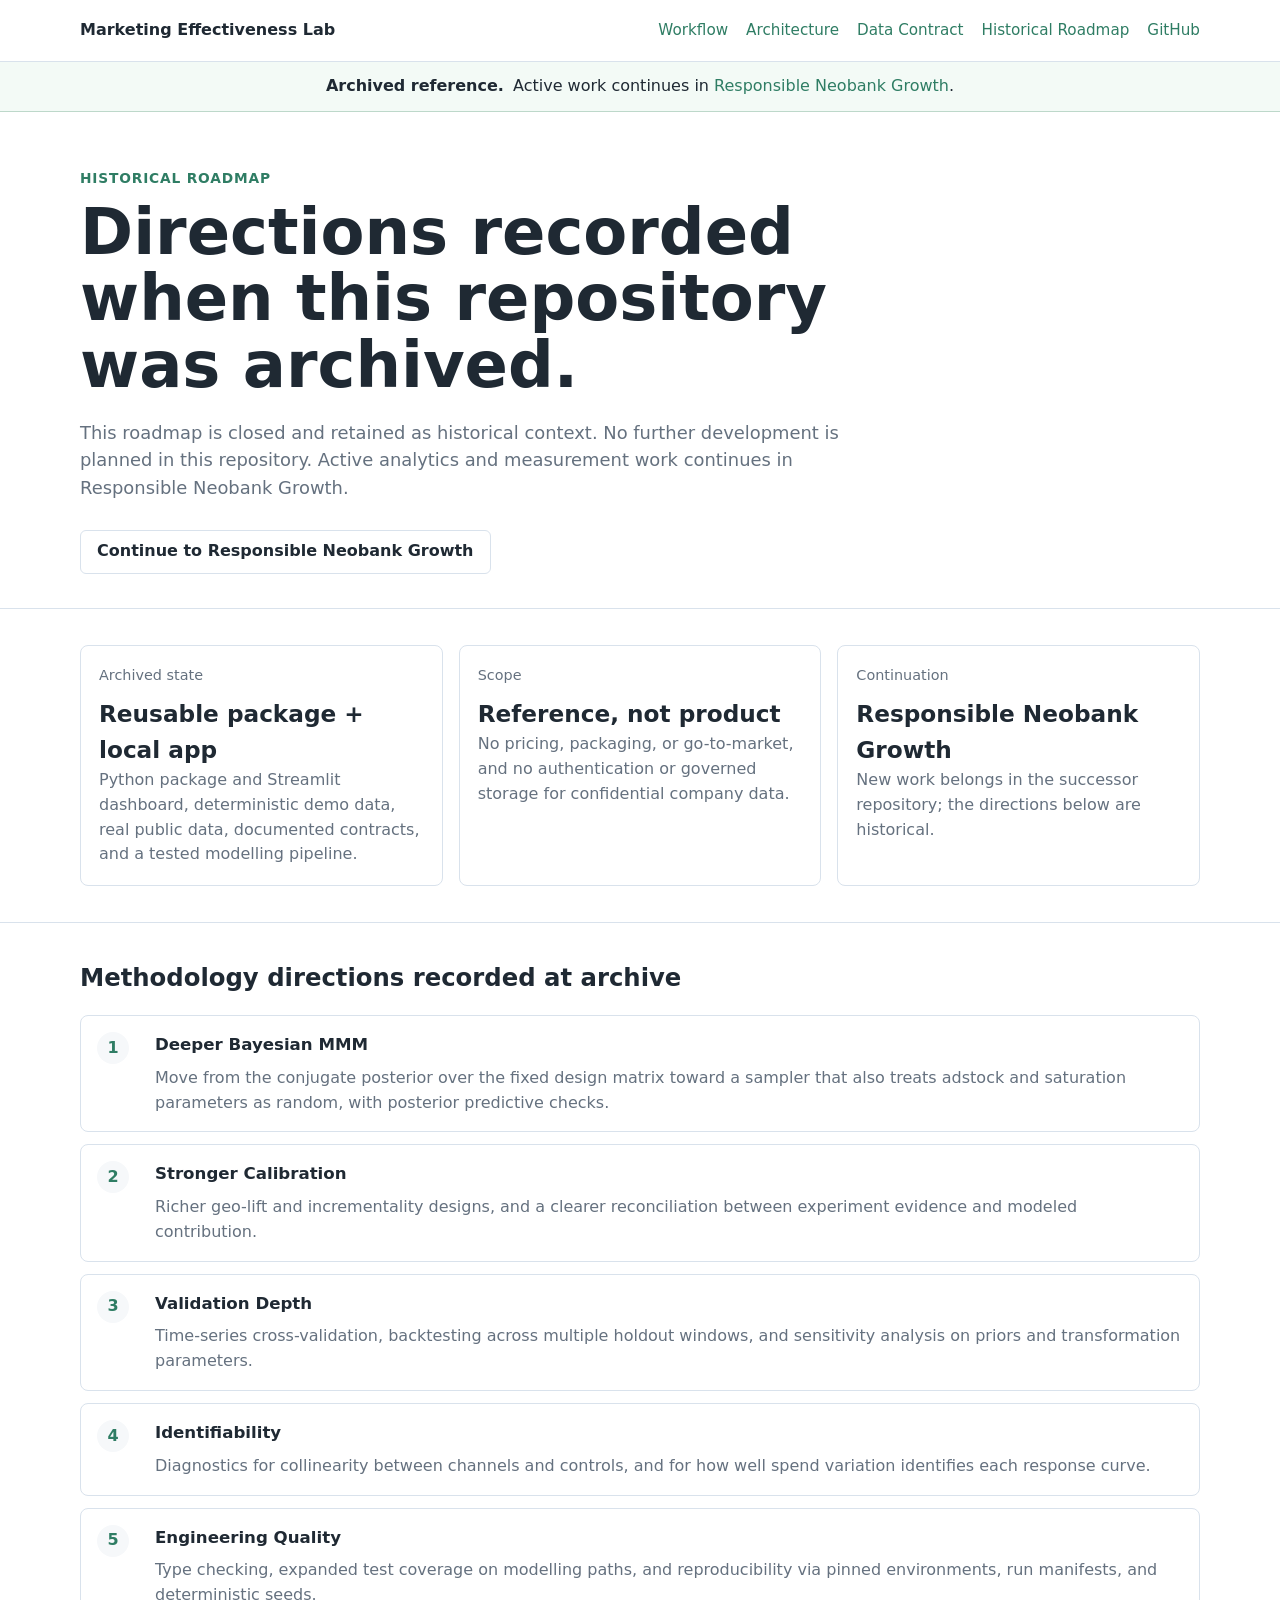
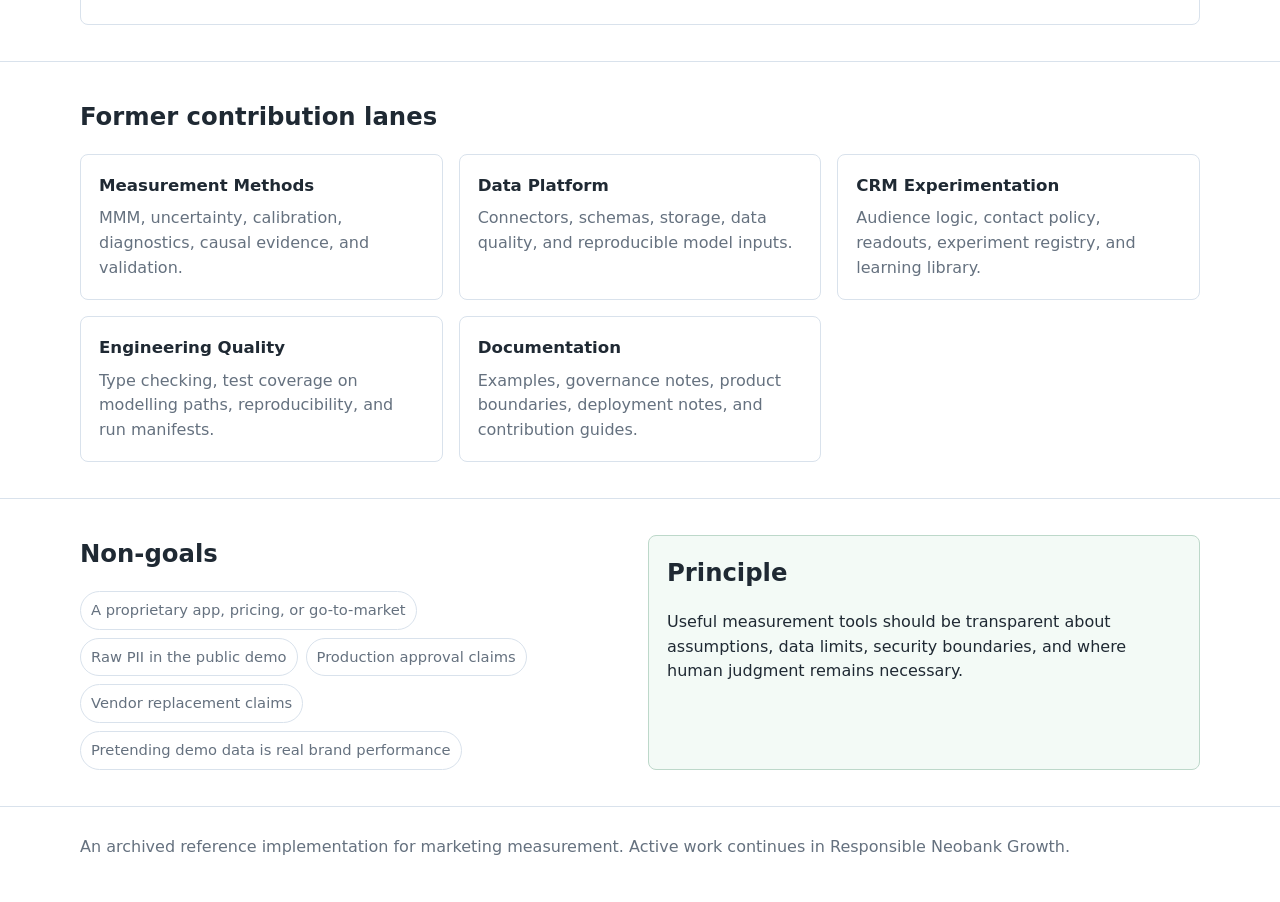
<file: docs/product-roadmap.html>
<!doctype html>
<html lang="en">
  <head>
    <meta charset="utf-8" />
    <meta name="viewport" content="width=device-width, initial-scale=1" />
    <title>Historical Roadmap | Marketing Effectiveness Lab</title>
    <meta
      name="description"
      content="Historical roadmap for the archived Marketing Effectiveness Lab reference implementation. Active work continues in Responsible Neobank Growth."
    />
    <link
      rel="canonical"
      href="https://rosscyking1115.github.io/marketing-effectiveness-lab/product-roadmap.html"
    />
    <meta property="og:type" content="article" />
    <meta property="og:site_name" content="Marketing Effectiveness Lab" />
    <meta property="og:title" content="Historical Roadmap | Marketing Effectiveness Lab" />
    <meta
      property="og:description"
      content="Historical roadmap for the archived Marketing Effectiveness Lab reference implementation. Active work continues in Responsible Neobank Growth."
    />
    <meta
      property="og:url"
      content="https://rosscyking1115.github.io/marketing-effectiveness-lab/product-roadmap.html"
    />
    <meta name="twitter:card" content="summary" />
    <meta name="twitter:title" content="Historical Roadmap | Marketing Effectiveness Lab" />
    <meta
      name="twitter:description"
      content="Historical roadmap for the archived Marketing Effectiveness Lab reference implementation. Active work continues in Responsible Neobank Growth."
    />
    <link rel="stylesheet" href="assets/site-pages.css" />
  </head>
  <body>
    <header>
      <nav class="shell" aria-label="Main navigation">
        <a class="brand" href="index.html">Marketing Effectiveness Lab</a>
        <div class="nav-links">
          <a href="case-study.html">Workflow</a>
          <a href="architecture.html">Architecture</a>
          <a href="data-contract.html">Data Contract</a>
          <a href="product-roadmap.html">Historical Roadmap</a>
          <a href="https://github.com/rosscyking1115/marketing-effectiveness-lab">GitHub</a>
        </div>
      </nav>
    </header>
    <div class="archive-banner" role="status">
      <strong>Archived reference.</strong>
      Active work continues in
      <a href="https://github.com/rosscyking1115/responsible-neobank-growth">Responsible Neobank Growth</a>.
    </div>

    <main>
      <div class="shell page-hero">
        <div class="eyebrow">Historical roadmap</div>
        <h1>Directions recorded when this repository was archived.</h1>
        <p class="lead">
          This roadmap is closed and retained as historical context. No further development is
          planned in this repository. Active analytics and measurement work continues in
          Responsible Neobank Growth.
        </p>
        <div class="actions">
          <a class="button" href="https://github.com/rosscyking1115/responsible-neobank-growth">
            Continue to Responsible Neobank Growth
          </a>
        </div>
      </div>

      <section>
        <div class="shell grid">
          <article class="card metric">
            <small>Archived state</small>
            <strong>Reusable package + local app</strong>
            <p>Python package and Streamlit dashboard, deterministic demo data, real public data, documented contracts, and a tested modelling pipeline.</p>
          </article>
          <article class="card metric">
            <small>Scope</small>
            <strong>Reference, not product</strong>
            <p>No pricing, packaging, or go-to-market, and no authentication or governed storage for confidential company data.</p>
          </article>
          <article class="card metric">
            <small>Continuation</small>
            <strong>Responsible Neobank Growth</strong>
            <p>New work belongs in the successor repository; the directions below are historical.</p>
          </article>
        </div>
      </section>

      <section>
        <div class="shell">
          <h2>Methodology directions recorded at archive</h2>
          <div class="timeline">
            <div class="step">
              <div>
                <h3>Deeper Bayesian MMM</h3>
                <p class="muted">
                  Move from the conjugate posterior over the fixed design matrix toward a sampler
                  that also treats adstock and saturation parameters as random, with posterior
                  predictive checks.
                </p>
              </div>
            </div>
            <div class="step">
              <div>
                <h3>Stronger Calibration</h3>
                <p class="muted">
                  Richer geo-lift and incrementality designs, and a clearer reconciliation between
                  experiment evidence and modeled contribution.
                </p>
              </div>
            </div>
            <div class="step">
              <div>
                <h3>Validation Depth</h3>
                <p class="muted">
                  Time-series cross-validation, backtesting across multiple holdout windows, and
                  sensitivity analysis on priors and transformation parameters.
                </p>
              </div>
            </div>
            <div class="step">
              <div>
                <h3>Identifiability</h3>
                <p class="muted">
                  Diagnostics for collinearity between channels and controls, and for how well
                  spend variation identifies each response curve.
                </p>
              </div>
            </div>
            <div class="step">
              <div>
                <h3>Engineering Quality</h3>
                <p class="muted">
                  Type checking, expanded test coverage on modelling paths, and reproducibility via
                  pinned environments, run manifests, and deterministic seeds.
                </p>
              </div>
            </div>
          </div>
        </div>
      </section>

      <section>
        <div class="shell">
          <h2>Former contribution lanes</h2>
          <div class="grid">
            <article class="card">
              <h3>Measurement Methods</h3>
              <p>MMM, uncertainty, calibration, diagnostics, causal evidence, and validation.</p>
            </article>
            <article class="card">
              <h3>Data Platform</h3>
              <p>Connectors, schemas, storage, data quality, and reproducible model inputs.</p>
            </article>
            <article class="card">
              <h3>CRM Experimentation</h3>
              <p>Audience logic, contact policy, readouts, experiment registry, and learning library.</p>
            </article>
            <article class="card">
              <h3>Engineering Quality</h3>
              <p>Type checking, test coverage on modelling paths, reproducibility, and run manifests.</p>
            </article>
            <article class="card">
              <h3>Documentation</h3>
              <p>Examples, governance notes, product boundaries, deployment notes, and contribution guides.</p>
            </article>
          </div>
        </div>
      </section>

      <section>
        <div class="shell grid two">
          <div>
            <h2>Non-goals</h2>
            <div class="pill-row">
              <span class="pill">A proprietary app, pricing, or go-to-market</span>
              <span class="pill">Raw PII in the public demo</span>
              <span class="pill">Production approval claims</span>
              <span class="pill">Vendor replacement claims</span>
              <span class="pill">Pretending demo data is real brand performance</span>
            </div>
          </div>
          <div class="callout">
            <h2>Principle</h2>
            <p>
              Useful measurement tools should be transparent about assumptions, data limits,
              security boundaries, and where human judgment remains necessary.
            </p>
          </div>
        </div>
      </section>
    </main>

    <footer>
      <div class="shell">An archived reference implementation for marketing measurement. Active work continues in Responsible Neobank Growth.</div>
    </footer>
  </body>
</html>
</file>
<file: docs/assets/site-pages.css>
:root {
  --ink: #1f2933;
  --muted: #65717f;
  --line: #d9e2ec;
  --bg: #f6f8fa;
  --green: #2f7d64;
  --blue: #4b6f9c;
  --coral: #c65f4b;
  --gold: #9a7b3f;
  --white: #ffffff;
}

* {
  box-sizing: border-box;
}

body {
  margin: 0;
  background: var(--white);
  color: var(--ink);
  font-family:
    Inter, ui-sans-serif, system-ui, -apple-system, BlinkMacSystemFont, "Segoe UI", sans-serif;
  line-height: 1.55;
}

a {
  color: var(--green);
  text-decoration: none;
}

a:hover {
  text-decoration: underline;
}

a:focus-visible,
.button:focus-visible {
  outline: 2px solid var(--green);
  outline-offset: 2px;
  border-radius: 4px;
}

.shell {
  width: min(1120px, calc(100% - 40px));
  margin: 0 auto;
}

header {
  border-bottom: 1px solid var(--line);
}

.archive-banner {
  padding: 12px 20px;
  border-bottom: 1px solid #bdd8ca;
  background: #f3faf6;
  color: var(--ink);
  text-align: center;
}

.archive-banner strong {
  margin-right: 4px;
}

nav {
  display: flex;
  align-items: center;
  justify-content: space-between;
  gap: 16px;
  padding: 18px 0;
}

.brand {
  color: var(--ink);
  font-weight: 760;
}

.nav-links {
  display: flex;
  gap: 18px;
  flex-wrap: wrap;
  font-size: 0.95rem;
}

.page-hero {
  padding: 56px 0 34px;
}

.eyebrow {
  color: var(--green);
  font-size: 0.86rem;
  font-weight: 760;
  letter-spacing: 0.06em;
  text-transform: uppercase;
}

h1 {
  max-width: 900px;
  margin: 10px 0 0;
  font-size: clamp(2.2rem, 5vw, 4.2rem);
  line-height: 1.04;
  letter-spacing: 0;
}

.lead {
  max-width: 820px;
  margin: 20px 0 0;
  color: var(--muted);
  font-size: 1.12rem;
}

.actions {
  display: flex;
  flex-wrap: wrap;
  gap: 12px;
  margin-top: 28px;
}

.button {
  display: inline-flex;
  align-items: center;
  justify-content: center;
  min-height: 44px;
  padding: 0 16px;
  border: 1px solid var(--line);
  border-radius: 6px;
  color: var(--ink);
  font-weight: 700;
}

.button.primary {
  background: var(--green);
  border-color: var(--green);
  color: var(--white);
}

section {
  padding: 36px 0;
  border-top: 1px solid var(--line);
}

h2 {
  margin: 0 0 18px;
  font-size: 1.52rem;
  letter-spacing: 0;
}

h3 {
  margin: 0 0 8px;
  font-size: 1.04rem;
}

p {
  margin: 0;
}

.muted {
  color: var(--muted);
}

.grid {
  display: grid;
  grid-template-columns: repeat(3, 1fr);
  gap: 16px;
}

.grid.two {
  grid-template-columns: repeat(2, 1fr);
}

.card {
  border: 1px solid var(--line);
  border-radius: 8px;
  padding: 18px;
  background: var(--white);
}

.card p {
  color: var(--muted);
}

.metric {
  min-height: 108px;
}

.metric small {
  display: block;
  color: var(--muted);
  font-size: 0.9rem;
}

.metric strong {
  display: block;
  margin-top: 10px;
  font-size: 1.45rem;
}

.timeline {
  display: grid;
  gap: 12px;
  counter-reset: step;
}

.step {
  display: grid;
  grid-template-columns: 44px minmax(0, 1fr);
  gap: 14px;
  align-items: start;
  border: 1px solid var(--line);
  border-radius: 8px;
  padding: 16px;
}

.step::before {
  counter-increment: step;
  content: counter(step);
  display: grid;
  width: 32px;
  height: 32px;
  place-items: center;
  border-radius: 999px;
  background: var(--bg);
  color: var(--green);
  font-weight: 800;
}

.flow {
  display: grid;
  grid-template-columns: repeat(4, 1fr);
  gap: 12px;
}

.flow-card {
  border: 1px solid var(--line);
  border-left: 4px solid var(--green);
  border-radius: 8px;
  padding: 16px;
  background: var(--white);
}

.flow-card.blue {
  border-left-color: var(--blue);
}

.flow-card.coral {
  border-left-color: var(--coral);
}

.flow-card.gold {
  border-left-color: var(--gold);
}

.table-wrap {
  overflow-x: auto;
  border: 1px solid var(--line);
  border-radius: 8px;
}

table {
  width: 100%;
  min-width: 760px;
  border-collapse: collapse;
  background: var(--white);
}

th,
td {
  padding: 12px 14px;
  border-bottom: 1px solid var(--line);
  text-align: left;
  vertical-align: top;
}

th {
  background: var(--bg);
  color: var(--ink);
  font-size: 0.9rem;
}

td {
  color: var(--muted);
}

code {
  color: var(--ink);
  font-family: ui-monospace, SFMono-Regular, Consolas, "Liberation Mono", monospace;
}

.pill-row {
  display: flex;
  flex-wrap: wrap;
  gap: 8px;
}

.pill {
  border: 1px solid var(--line);
  border-radius: 999px;
  padding: 7px 10px;
  color: var(--muted);
  font-size: 0.92rem;
}

.callout {
  border: 1px solid #bdd8ca;
  border-radius: 8px;
  padding: 18px;
  background: #f3faf6;
}

footer {
  padding: 28px 0 42px;
  border-top: 1px solid var(--line);
  color: var(--muted);
}

@media (max-width: 900px) {
  .grid,
  .grid.two,
  .flow {
    grid-template-columns: 1fr;
  }

  nav {
    align-items: flex-start;
    flex-direction: column;
  }
}
</file>
